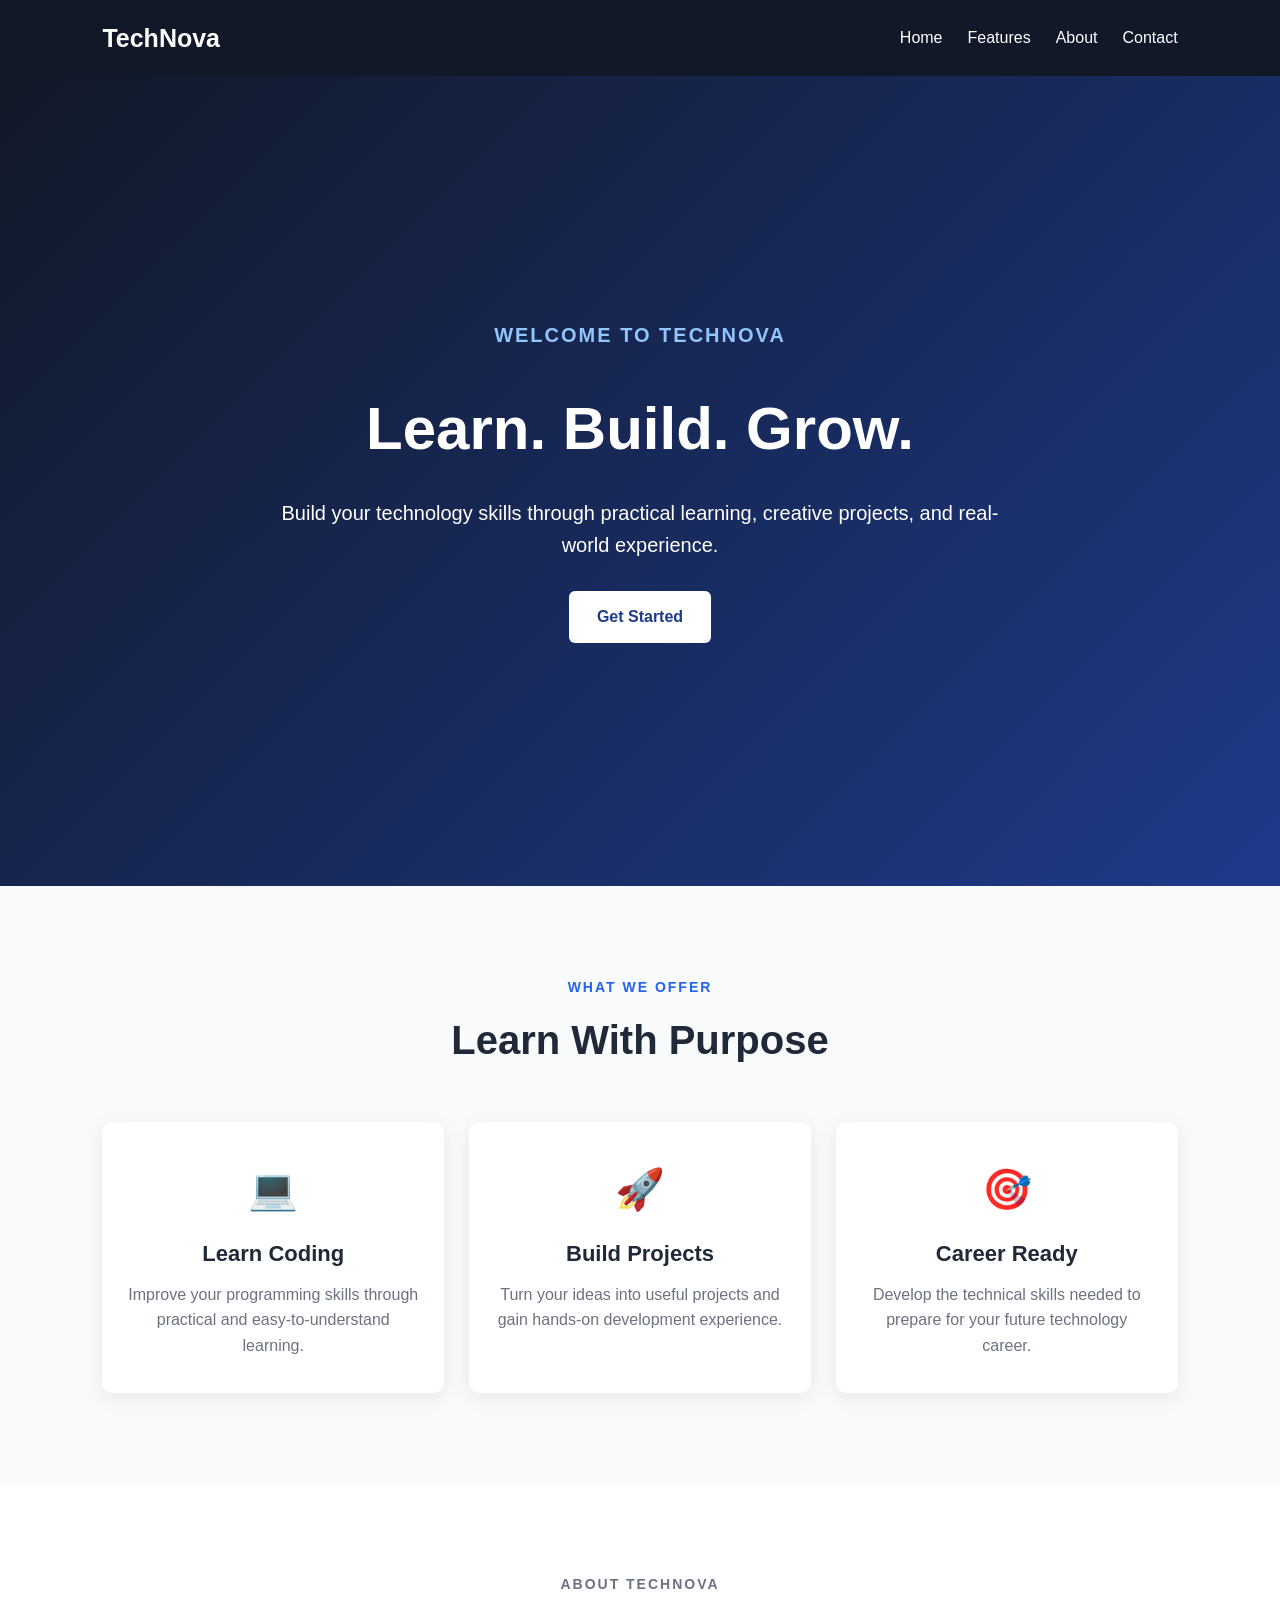
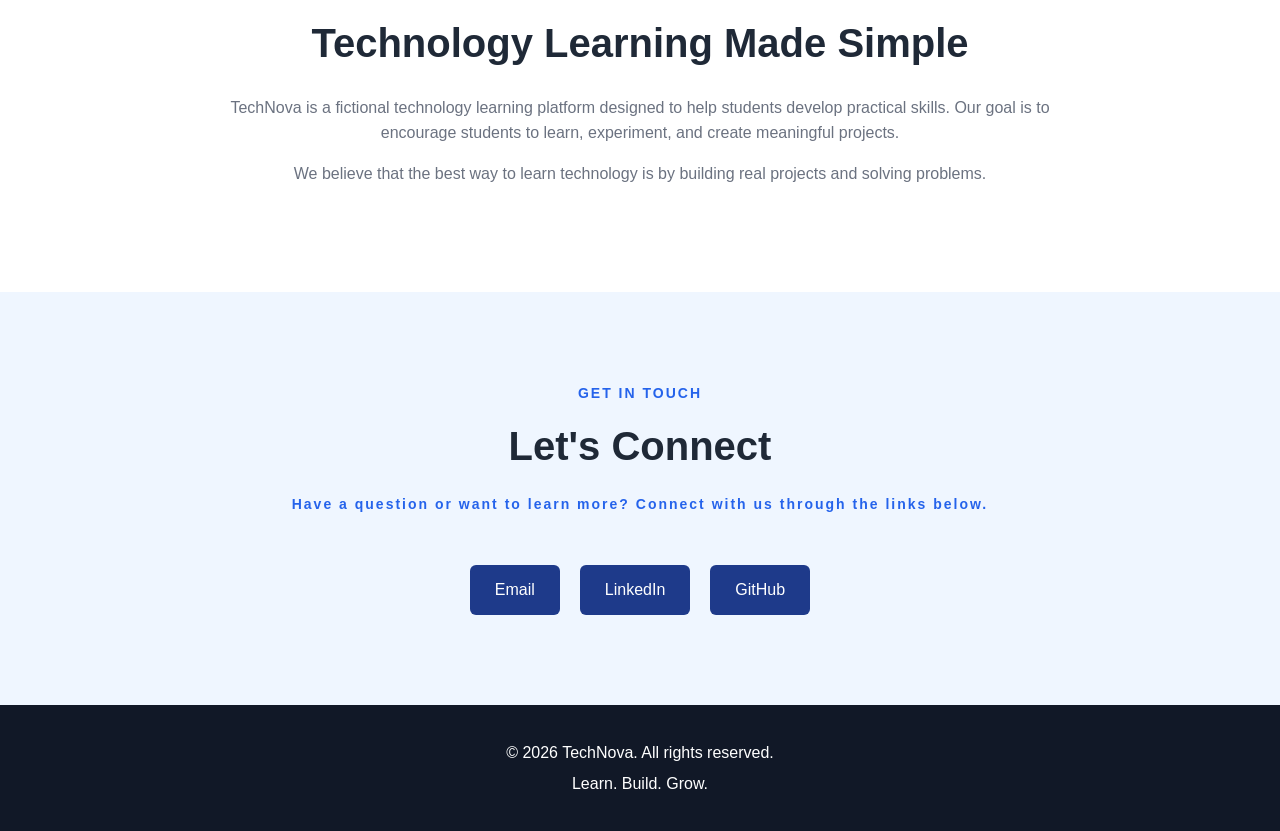
<file: index.html>
<!DOCTYPE html>
<html lang="en">
<head>
    <meta charset="UTF-8">
    <meta name="viewport" content="width=device-width, initial-scale=1.0">
    <title>TechNova - Learn. Build. Grow.</title>

    <link rel="stylesheet" href="style.css">
</head>

<body>

    <!-- Navigation Bar -->
    <header>
        <nav class="navbar">
            <div class="logo">TechNova</div>

            <ul class="nav-links">
                <li><a href="#home">Home</a></li>
                <li><a href="#features">Features</a></li>
                <li><a href="#about">About</a></li>
                <li><a href="#contact">Contact</a></li>
            </ul>
        </nav>
    </header>


    <!-- Hero Section -->
    <section id="home" class="hero">

        <div class="hero-content">

            <p class="small-heading">WELCOME TO TECHNOVA</p>

            <h1>Learn. Build. Grow.</h1>

            <p>
                Build your technology skills through practical learning,
                creative projects, and real-world experience.
            </p>

            <a href="#features" class="button">Get Started</a>

        </div>

    </section>


    <!-- Features Section -->
    <section id="features" class="features">

        <div class="section-heading">
            <p>WHAT WE OFFER</p>
            <h2>Learn With Purpose</h2>
        </div>

        <div class="feature-container">

            <div class="feature-card">
                <div class="icon">💻</div>
                <h3>Learn Coding</h3>
                <p>
                    Improve your programming skills through
                    practical and easy-to-understand learning.
                </p>
            </div>


            <div class="feature-card">
                <div class="icon">🚀</div>
                <h3>Build Projects</h3>
                <p>
                    Turn your ideas into useful projects and
                    gain hands-on development experience.
                </p>
            </div>


            <div class="feature-card">
                <div class="icon">🎯</div>
                <h3>Career Ready</h3>
                <p>
                    Develop the technical skills needed to
                    prepare for your future technology career.
                </p>
            </div>

        </div>

    </section>


    <!-- About Section -->
    <section id="about" class="about">

        <div class="about-content">

            <p class="small-heading">ABOUT TECHNOVA</p>

            <h2>Technology Learning Made Simple</h2>

            <p>
                TechNova is a fictional technology learning platform
                designed to help students develop practical skills.
                Our goal is to encourage students to learn,
                experiment, and create meaningful projects.
            </p>

            <p>
                We believe that the best way to learn technology
                is by building real projects and solving problems.
            </p>

        </div>

    </section>


    <!-- Contact Section -->
    <section id="contact" class="contact">

        <div class="section-heading">

            <p>GET IN TOUCH</p>

            <h2>Let's Connect</h2>

            <p>
                Have a question or want to learn more?
                Connect with us through the links below.
            </p>

        </div>

        <div class="contact-links">
            <a href="mailto:srichandana045@gmail.com">Email</a>
            <a href="https://www.linkedin.com/"target="_blank">LinkedIn</a>
            <a href="https://github.com/"target="_blank">GitHub</a>
        </div>

    </section>


    <!-- Footer -->
    <footer>

        <p>
            © 2026 TechNova. All rights reserved.
        </p>

        <p>
            Learn. Build. Grow.
        </p>

    </footer>

</body>
</html>
</file>
<file: style.css>
/* ================================
   GENERAL STYLES
================================ */

* {
    margin: 0;
    padding: 0;
    box-sizing: border-box;
}

html {
    scroll-behavior: smooth;
}

body {
    font-family: Arial, Helvetica, sans-serif;
    color: #1f2937;
    background-color: #ffffff;
    line-height: 1.6;
}


/* ================================
   NAVIGATION BAR
================================ */

header {
    position: sticky;
    top: 0;
    z-index: 1000;
}

.navbar {
    display: flex;
    justify-content: space-between;
    align-items: center;

    padding: 18px 8%;

    background-color: #111827;
}

.logo {
    color: #ffffff;
    font-size: 25px;
    font-weight: bold;
}

.nav-links {
    display: flex;
    gap: 25px;
    list-style: none;
}

.nav-links a {
    color: #ffffff;
    text-decoration: none;
    font-size: 16px;
}

.nav-links a:hover {
    color: #60a5fa;
}


/* ================================
   HERO SECTION
================================ */

.hero {
    min-height: 90vh;

    display: flex;
    justify-content: center;
    align-items: center;

    text-align: center;

    padding: 60px 20px;

    background: linear-gradient(
        135deg,
        #111827,
        #1e3a8a
    );

    color: #ffffff;
}

.hero-content {
    max-width: 750px;
}

.small-heading {
    font-size: 14px;
    font-weight: bold;
    letter-spacing: 2px;
    margin-bottom: 15px;
    color: #93c5fd;
}

.hero h1 {
    font-size: 60px;
    margin-bottom: 20px;
}

.hero p {
    font-size: 20px;
    margin-bottom: 30px;
}

.button {
    display: inline-block;

    padding: 13px 28px;

    background-color: #ffffff;
    color: #1e3a8a;

    text-decoration: none;

    border-radius: 6px;

    font-weight: bold;
}

.button:hover {
    background-color: #dbeafe;
}


/* ================================
   COMMON SECTION STYLES
================================ */

section {
    padding: 90px 8%;
}

.section-heading {
    text-align: center;
    max-width: 700px;
    margin: 0 auto 50px;
}

.section-heading p {
    color: #2563eb;
    font-size: 14px;
    font-weight: bold;
    letter-spacing: 2px;
}

.section-heading h2 {
    font-size: 40px;
    margin: 10px 0 15px;
}


/* ================================
   FEATURES SECTION
================================ */

.features {
    background-color: #f8fafc;
}

.feature-container {
    display: grid;

    grid-template-columns: repeat(3, 1fr);

    gap: 25px;

    max-width: 1100px;

    margin: auto;
}

.feature-card {
    background-color: #ffffff;

    padding: 35px 25px;

    text-align: center;

    border-radius: 10px;

    box-shadow: 0 5px 20px rgba(0, 0, 0, 0.08);
}

.icon {
    font-size: 40px;
    margin-bottom: 15px;
}

.feature-card h3 {
    font-size: 22px;
    margin-bottom: 10px;
}

.feature-card p {
    color: #6b7280;
}


/* ================================
   ABOUT SECTION
================================ */

.about {
    background-color: #ffffff;
}

.about-content {
    max-width: 850px;
    margin: auto;
    text-align: center;
}

.about-content h2 {
    font-size: 40px;
    margin: 10px 0 20px;
}

.about-content p {
    color: #6b7280;
    margin-bottom: 15px;
}


/* ================================
   CONTACT SECTION
================================ */

.contact {
    background-color: #eff6ff;
}

.contact-links {
    display: flex;

    justify-content: center;

    gap: 20px;

    flex-wrap: wrap;
}

.contact-links a {
    padding: 12px 25px;

    background-color: #1e3a8a;

    color: #ffffff;

    text-decoration: none;

    border-radius: 6px;
}

.contact-links a:hover {
    background-color: #2563eb;
}


/* ================================
   FOOTER
================================ */

footer {
    background-color: #111827;

    color: #ffffff;

    text-align: center;

    padding: 30px 20px;
}

footer p {
    margin: 5px 0;
}


/* ================================
   RESPONSIVE DESIGN
================================ */

@media (max-width: 768px) {

    .navbar {
        flex-direction: column;
        gap: 15px;
    }

    .nav-links {
        gap: 15px;
        flex-wrap: wrap;
        justify-content: center;
    }

    .hero h1 {
        font-size: 42px;
    }

    .hero p {
        font-size: 17px;
    }

    .feature-container {
        grid-template-columns: 1fr;
    }

    .section-heading h2,
    .about-content h2 {
        font-size: 32px;
    }
}
</file>
